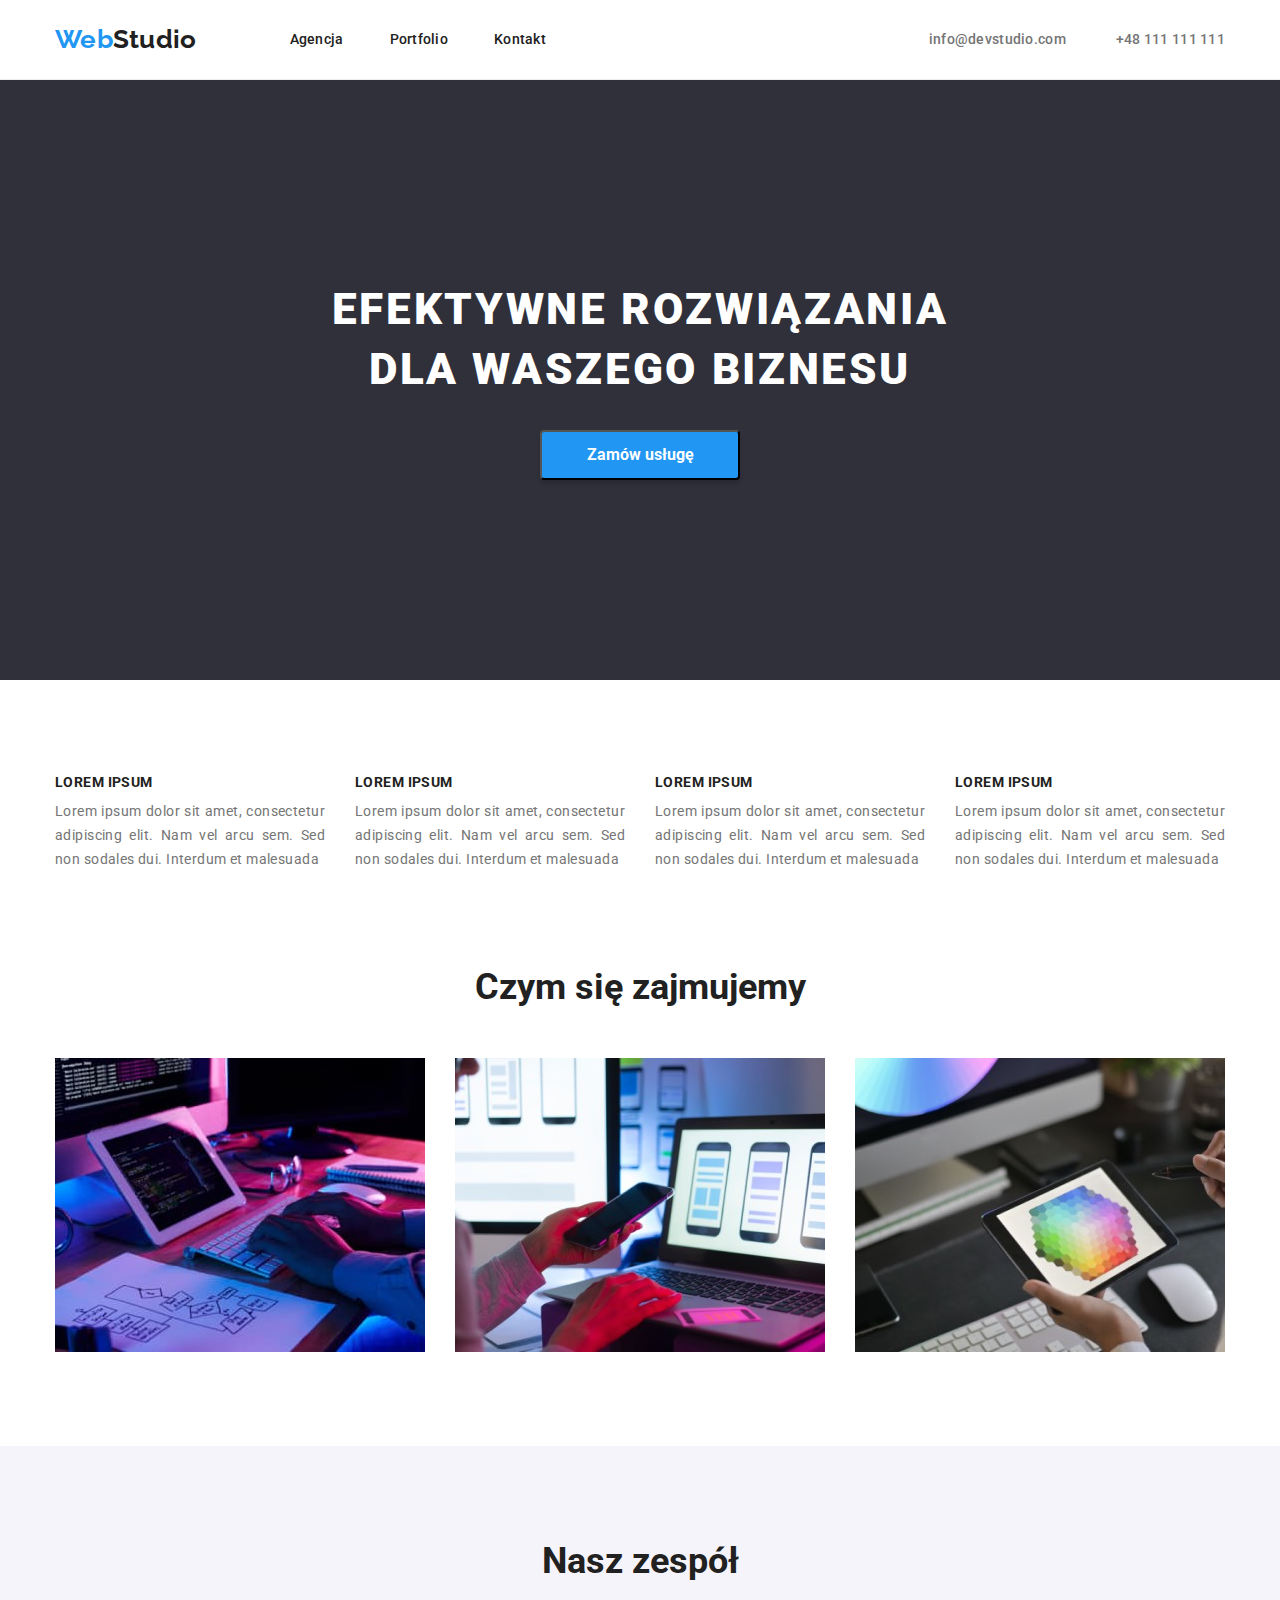
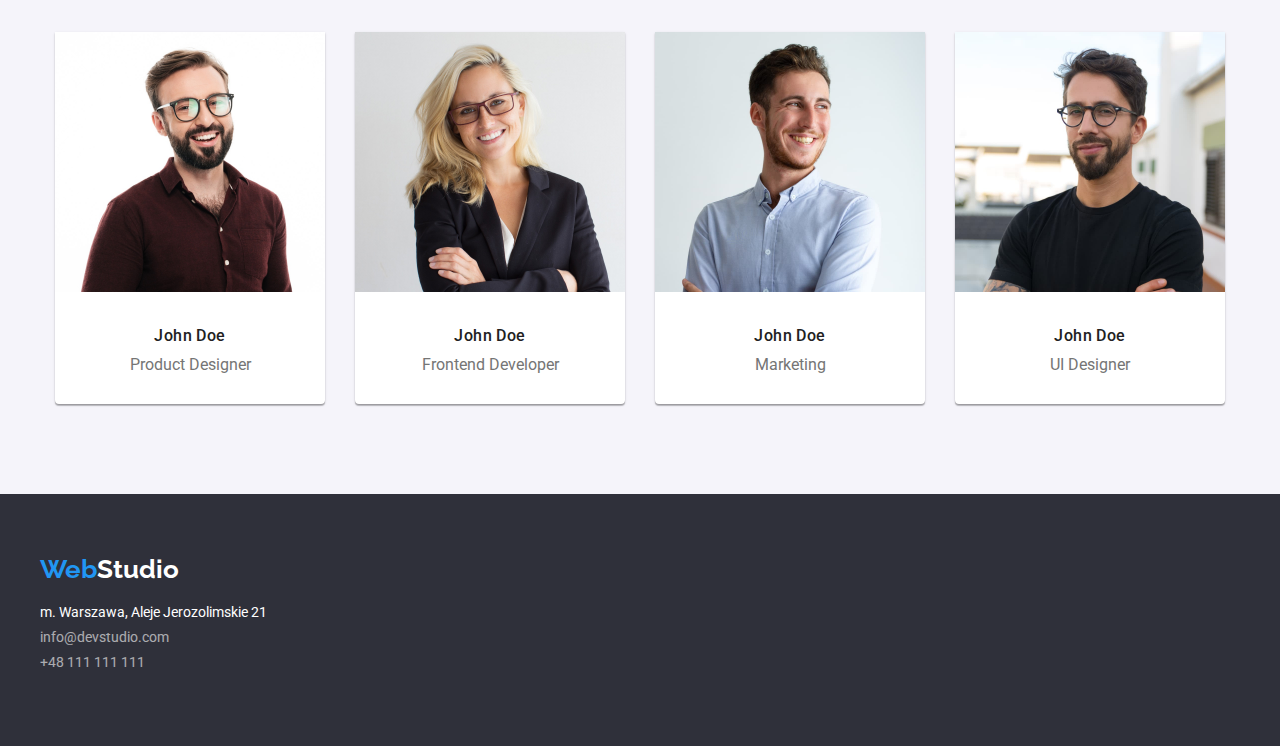
<file: index.html>
<!DOCTYPE html>
<html lang="pl">
  <head>
    <meta charset="utf-8" />
    <meta name="description" content="Projekt realizowany w ramach zadania domowego GoIT" />
    <meta http-equiv="X-UA-Compatible" content="IE=edge" />
    <meta name="viewport" content="width=device-width, initial-scale=1.0" />
    <title>Zadanie domowe #3</title>
    <link rel="preconnect" href="https://fonts.googleapis.com" />
    <link rel="preconnect" href="https://fonts.gstatic.com" crossorigin />
    <link
      href="https://fonts.googleapis.com/css2?family=Raleway:wght@700&family=Roboto:wght@400;500;700;900&display=swap"
      rel="stylesheet"
    />
    <link rel="stylesheet" href="css/styles.css" />
  </head>
  <body style="font-family: 'Roboto'; color: #757575; font-style: normal">
    <header>
      <div class="box4">
        <div class="container navbar-wrapper">
          <nav>
            <ul class="lists navbar-lists">
              <li class="logo">
                <a class="menu-text" href="index.html" title="Strona główna">
                  <span class="logo-blue">Web</span><span class="logo-black">Studio</span></a
                >
              </li>
              <li>
                <a class="links menu-text menu-text-nav" href="index.html" target="_self"
                  >Agencja</a
                >
              </li>
              <li>
                <a class="links menu-text menu-text-nav" href="portfolio.html" target="_self">
                  Portfolio
                </a>
              </li>
              <li><a class="links menu-text menu-text-nav" href="#">Kontakt</a></li>
            </ul>
          </nav>

          <ul class="lists navbar-lists contact">
            <li>
              <a class="links menu-kontakt" href="mailto:info@devstudio.com">info@devstudio.com</a>
            </li>
            <li>
              <a class="links menu-kontakt" href="tel:+48111111111">+48 111 111 111</a>
            </li>
          </ul>
        </div>
      </div>
    </header>
    <main>
      <div class="box1">
        <div class="banner container">
          <h1 class="banner-text">EFEKTYWNE ROZWIĄZANIA DLA WASZEGO BIZNESU</h1>
          <button class="banner-button" type="button">Zamów usługę</button>
        </div>
      </div>

      <section class="section">
        <div class="container">
          <ul class="lists features-set">
            <li class="features-item">
              <h3 class="features-headers">Lorem ipsum</h3>
              <p class="features-text">
                Lorem ipsum dolor sit amet, consectetur adipiscing elit. Nam vel arcu sem. Sed non
                sodales dui. Interdum et malesuada
              </p>
            </li>
            <li class="features-item">
              <h3 class="features-headers">Lorem ipsum</h3>
              <p class="features-text">
                Lorem ipsum dolor sit amet, consectetur adipiscing elit. Nam vel arcu sem. Sed non
                sodales dui. Interdum et malesuada
              </p>
            </li>
            <li class="features-item">
              <h3 class="features-headers">Lorem ipsum</h3>
              <p class="features-text">
                Lorem ipsum dolor sit amet, consectetur adipiscing elit. Nam vel arcu sem. Sed non
                sodales dui. Interdum et malesuada
              </p>
            </li>
            <li class="features-item">
              <h3 class="features-headers">Lorem ipsum</h3>
              <p class="features-text">
                Lorem ipsum dolor sit amet, consectetur adipiscing elit. Nam vel arcu sem. Sed non
                sodales dui. Interdum et malesuada
              </p>
            </li>
          </ul>

          <h2 class="gallery">Czym się zajmujemy</h2>
          <ul class="gallery-set lists">
            <li>
              <img
                src="images/graphic1.jpg"
                alt="Piszemy na klawiaturze"
                width="370"
                height="294"
              />
            </li>
            <li>
              <img
                src="images/graphic2.jpg"
                alt="Korzystamy z telefonów komórkowych"
                width="370"
                height="294"
              />
            </li>
            <li>
              <img
                src="images/graphic3.jpg"
                alt="Dobieramy kolory na tablecie"
                width="370"
                height="294"
              />
            </li>
          </ul>
        </div>
      </section>
      <div class="box2">
        <section class="section team">
          <div class="container">
            <h2 class="gallery">Nasz zespół</h2>
            <ul class="lists team-set">
              <li class="team-item">
                <figure class="figure">
                  <img
                    src="images/team1.jpg"
                    alt="John Doe - Product Designer"
                    width="270"
                    height="260"
                  />
                  <figcaption>
                    <h4 class="team-names">John Doe</h4>
                    <p class="team-position">Product Designer</p>
                  </figcaption>
                </figure>
              </li>
              <li class="team-item">
                <figure class="figure">
                  <img
                    src="images/team2.jpg"
                    alt="John Doe - Frontend Developer"
                    width="270"
                    height="260"
                  />
                  <figcaption>
                    <h4 class="team-names">John Doe</h4>
                    <p class="team-position">Frontend Developer</p>
                  </figcaption>
                </figure>
              </li>
              <li class="team-item">
                <figure class="figure">
                  <img src="images/team3.jpg" alt="John Doe - Marketing" width="270" height="260" />

                  <figcaption>
                    <h4 class="team-names">John Doe</h4>
                    <p class="team-position">Marketing</p>
                  </figcaption>
                </figure>
              </li>
              <li class="team-item">
                <figure class="figure">
                  <img
                    src="images/team4.jpg"
                    alt="John Doe - UI Designer"
                    width="270"
                    height="260"
                  />
                  <figcaption>
                    <h4 class="team-names">John Doe</h4>
                    <p class="team-position">UI Designer</p>
                  </figcaption>
                </figure>
              </li>
            </ul>
          </div>
        </section>
      </div>
    </main>
    <footer class="footer box3">
      <div class="container">
        <a class="links" href="index.html" title="Strona główna">
          <p class="logo-blue">
            <span class="blue">Web</span><span class="logo-white">Studio</span>
          </p>
        </a>
        <ul class="footer-list lists">
          <li>
            <address class="adres">m. Warszawa, Aleje Jerozolimskie 21</address>
          </li>
          <li>
            <a class="footer-address links" href="mailto:info@devstudio.com">info@devstudio.com</a>
          </li>
          <li>
            <a class="footer-address links" href="tel:+48111111111">+48 111 111 111</a>
          </li>
        </ul>
      </div>
    </footer>
  </body>
</html>
</file>
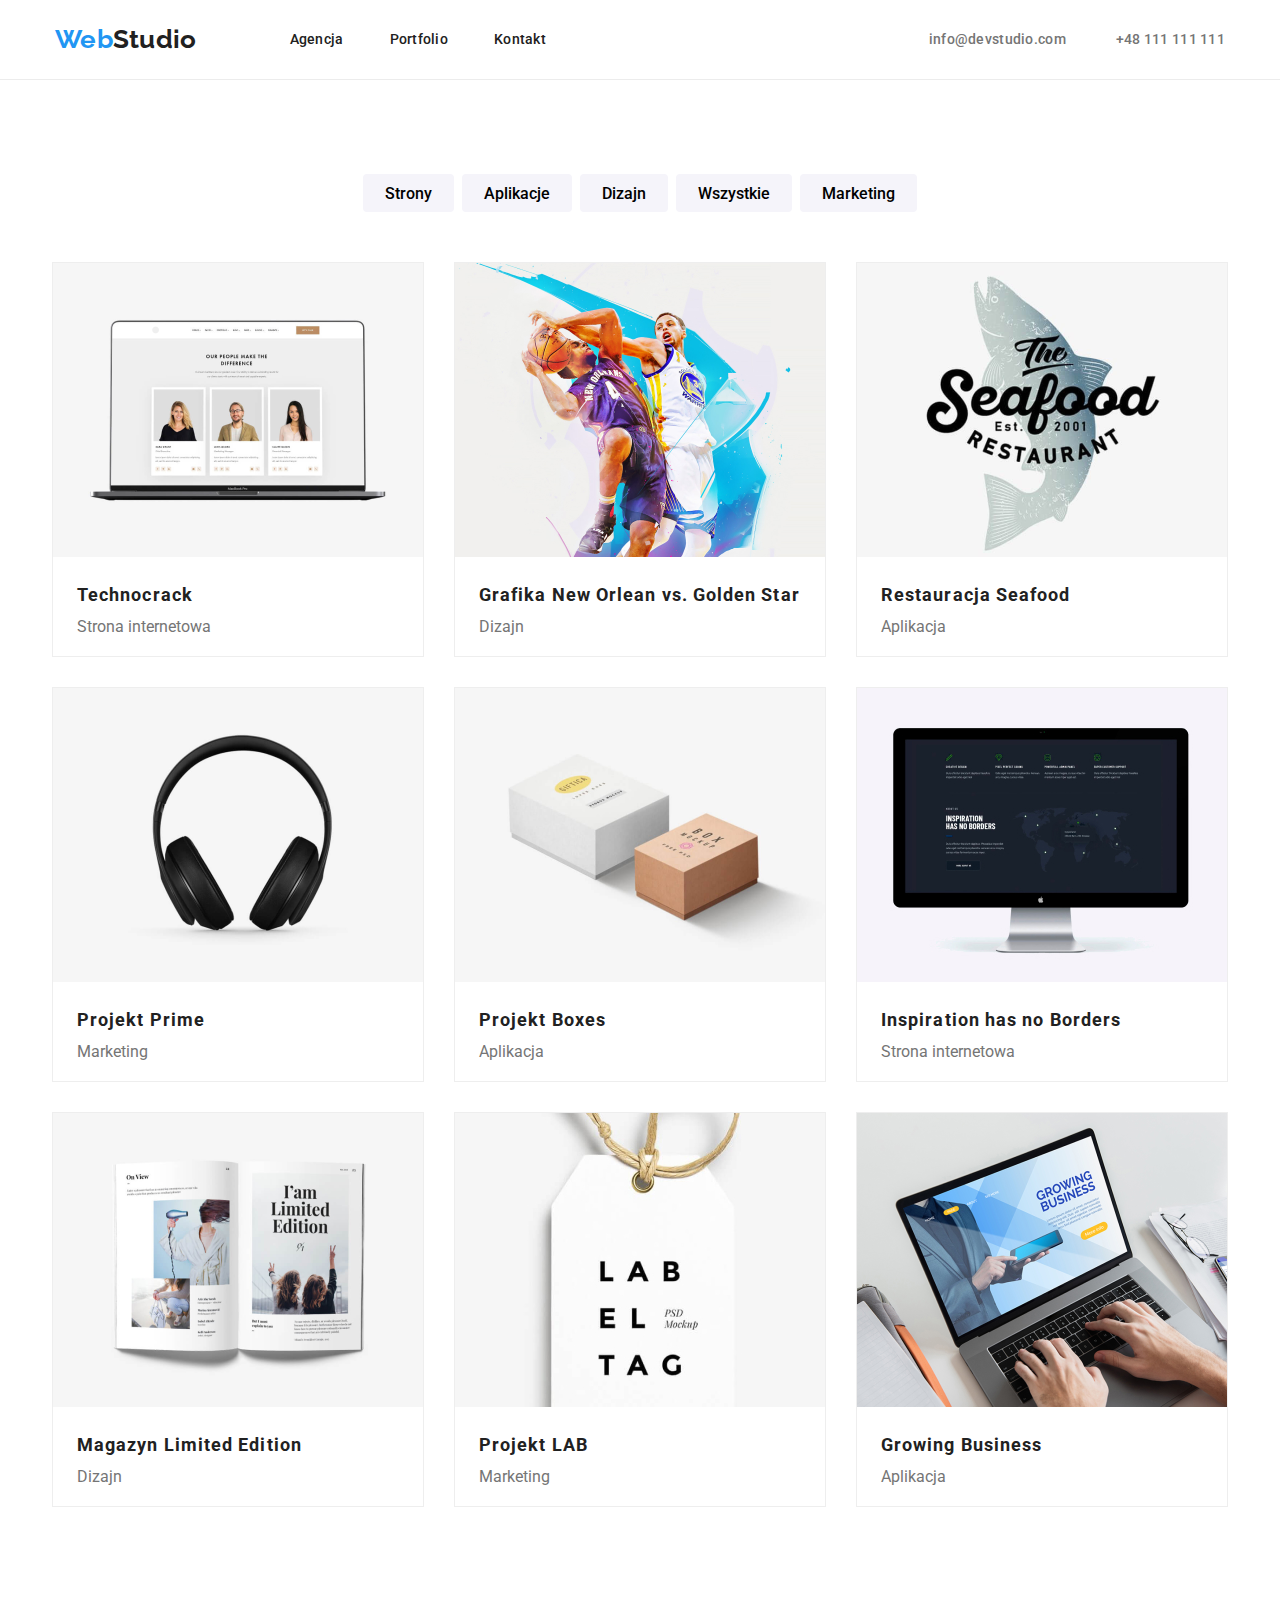
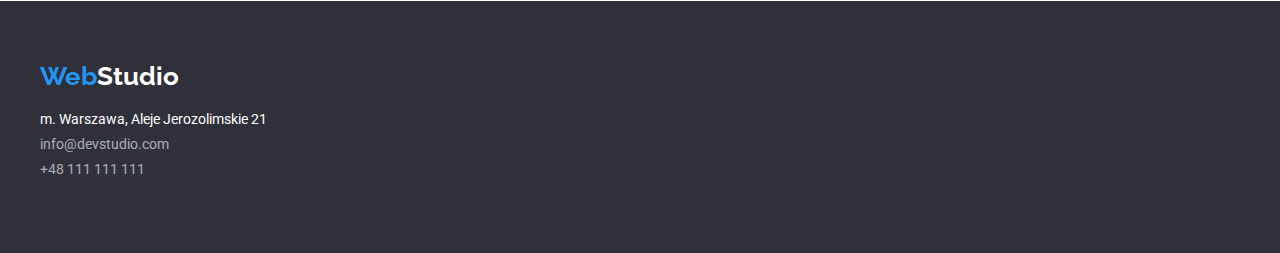
<file: portfolio.html>
<!DOCTYPE html>
<html lang="pl">
  <head>
    <meta charset="utf-8" />
    <meta name="description" content="Projekt realizowany w ramach zadania domowego GoIT" />
    <meta http-equiv="X-UA-Compatible" content="IE=edge" />
    <meta name="viewport" content="width=device-width, initial-scale=1.0" />
    <title>Zadanie domowe #3</title>
    <link rel="preconnect" href="https://fonts.googleapis.com" />
    <link rel="preconnect" href="https://fonts.gstatic.com" crossorigin />
    <link
      href="https://fonts.googleapis.com/css2?family=Raleway:wght@700&family=Roboto:wght@400;500;700;900&display=swap"
      rel="stylesheet"
    />
    <link rel="stylesheet" href="css/styles.css" />
  </head>
  <body style="font-family: 'Roboto'; color: #757575; font-style: normal">
    <header>
      <div class="box4">
        <div class="container navbar-wrapper">
          <nav>
            <ul class="lists navbar-lists">
              <li class="logo">
                <a class="menu-text" href="index.html" title="Strona główna">
                  <span class="logo-blue">Web</span><span class="logo-black">Studio</span></a
                >
              </li>
              <li>
                <a class="links menu-text menu-text-nav" href="index.html" target="_self"
                  >Agencja</a
                >
              </li>
              <li>
                <a class="links menu-text menu-text-nav" href="portfolio.html" target="_self">
                  Portfolio
                </a>
              </li>
              <li><a class="links menu-text menu-text-nav" href="#">Kontakt</a></li>
            </ul>
          </nav>

          <ul class="lists navbar-lists contact">
            <li>
              <a class="links menu-kontakt" href="mailto:info@devstudio.com">info@devstudio.com</a>
            </li>
            <li>
              <a class="links menu-kontakt" href="tel:+48111111111">+48 111 111 111</a>
            </li>
          </ul>
        </div>
      </div>
    </header>
    <main>
      <div class="container">
        <section class="section">
          <ul class="lists portfolio-navbar">
            <li class="portfolio-navbar-item">
              <button class="portfolio-button" type="button">Strony</button>
            </li>
            <li class="portfolio-navbar-item">
              <button class="portfolio-button" type="button">Aplikacje</button>
            </li>
            <li class="portfolio-navbar-item">
              <button class="portfolio-button" type="button">Dizajn</button>
            </li>
            <li class="portfolio-navbar-item">
              <button class="portfolio-button" type="button">Wszystkie</button>
            </li>
            <li class="portfolio-navbar-item">
              <button class="portfolio-button" type="button">Marketing</button>
            </li>
          </ul>

          <ul class="lists portfolio-gallery">
            <li>
              <figure class="figure-portfolio">
                <img
                  src="images/portfolio1.jpg"
                  alt="Technocrack - strona internetowa"
                  width="370"
                  height="294"
                />
                <figcaption class="figcaption">
                  <h3 class="portfolio-names">Technocrack</h3>
                  <p class="gallery-description">Strona internetowa</p>
                </figcaption>
              </figure>
            </li>
            <li>
              <figure class="figure-portfolio">
                <img
                  src="images/portfolio2.jpg"
                  alt="Grafika New Orlean vs. Golden Star - Dizajn"
                  width="370"
                  height="294"
                />
                <figcaption class="figcaption">
                  <h3 class="portfolio-names">Grafika New Orlean vs. Golden Star</h3>
                  <p class="gallery-description">Dizajn</p>
                </figcaption>
              </figure>
            </li>
            <li>
              <figure class="figure-portfolio">
                <img
                  src="images/portfolio3.jpg"
                  alt="Restauracja Seafood - Aplikacja"
                  width="370"
                  height="294"
                />
                <figcaption class="figcaption">
                  <h3 class="portfolio-names">Restauracja Seafood</h3>
                  <p class="gallery-description">Aplikacja</p>
                </figcaption>
              </figure>
            </li>
            <li>
              <figure class="figure-portfolio">
                <img
                  src="images/portfolio4.jpg"
                  alt="Projekt Prime - Marketing"
                  width="370"
                  height="294"
                />
                <figcaption class="figcaption">
                  <h3 class="portfolio-names">Projekt Prime</h3>
                  <p class="gallery-description">Marketing</p>
                </figcaption>
              </figure>
            </li>
            <li>
              <figure class="figure-portfolio">
                <img
                  src="images/portfolio5.jpg"
                  alt="Projekt Boxes - Aplikacja"
                  width="370"
                  height="294"
                />
                <figcaption class="figcaption">
                  <h3 class="portfolio-names">Projekt Boxes</h3>
                  <p class="gallery-description">Aplikacja</p>
                </figcaption>
              </figure>
            </li>
            <li>
              <figure class="figure-portfolio">
                <img
                  src="images/portfolio6.jpg"
                  alt="Inspiration has no Borders - Strona internnetowa"
                  width="370"
                  height="294"
                />
                <figcaption class="figcaption">
                  <h3 class="portfolio-names">Inspiration has no Borders</h3>
                  <p class="gallery-description">Strona internetowa</p>
                </figcaption>
              </figure>
            </li>
            <li>
              <figure class="figure-portfolio">
                <img
                  src="images/portfolio7.jpg"
                  alt="Magazyn Limited Edition - Dizajn"
                  width="370"
                  height="294"
                />
                <figcaption class="figcaption">
                  <h3 class="portfolio-names">Magazyn Limited Edition</h3>
                  <p class="gallery-description">Dizajn</p>
                </figcaption>
              </figure>
            </li>
            <li>
              <figure class="figure-portfolio">
                <img
                  src="images/portfolio8.jpg"
                  alt="Projekt LAB - Marketing"
                  width="370"
                  height="294"
                />
                <figcaption class="figcaption">
                  <h3 class="portfolio-names">Projekt LAB</h3>
                  <p class="gallery-description">Marketing</p>
                </figcaption>
              </figure>
            </li>
            <li>
              <figure class="figure-portfolio">
                <img
                  src="images/portfolio9.jpg"
                  alt="Growing Business - Aplikacja"
                  width="370"
                  height="294"
                />
                <figcaption class="figcaption">
                  <h3 class="portfolio-names">Growing Business</h3>
                  <p class="gallery-description">Aplikacja</p>
                </figcaption>
              </figure>
            </li>
          </ul>
        </section>
      </div>
    </main>
    <footer class="footer box3">
      <div class="container">
        <a class="links" href="index.html" title="Strona główna">
          <p class="logo-blue">
            <span class="blue">Web</span><span class="logo-white">Studio</span>
          </p>
        </a>
        <ul class="footer-list lists">
          <li>
            <address class="adres">m. Warszawa, Aleje Jerozolimskie 21</address>
          </li>
          <li>
            <a class="footer-address links" href="mailto:info@devstudio.com">info@devstudio.com</a>
          </li>
          <li>
            <a class="footer-address links" href="tel:+48111111111">+48 111 111 111</a>
          </li>
        </ul>
      </div>
    </footer>
  </body>
</html>
</file>
<file: css/styles.css>
/*body {
  display: inline;
}

*/

body {
  margin: 0;
}

h1,
h2,
h3,
h4,
h5,
h6,
ul,
p {
  margin: 0;
  padding: 0;
  border: 0;
  font-size: 100%;
  font: inherit;
}
.navbar-wrapper {
  display: flex;
  justify-content: space-between;
  align-items: center;
}
.box4 {
  border-bottom: 1px solid #ececec;
  background-color: #ffffff;
  height: 80px;
  box-sizing: border-box;
}
.contact {
  display: flex;
  gap: 50px;
  padding-right: 15px;
}

.container {
  margin: 0 auto;
  width: 100%;
  max-width: 1200px;
}
.navbar-lists {
  display: flex;
  align-items: center;
  padding-top: 24px;
  padding-bottom: 25px;
  padding-left: 15px;
}

/*
.header-menu {
  display: inline-flex;
}
*/
.gallery-set > li {
  height: 294px;
}
.logo {
  padding-right: 93px;
  display: block;
  text-decoration: none;
}
.section {
  padding-top: 94px;
  padding-bottom: 94px;
}
/* to jest część do zadania 2*/
.lists {
  list-style-type: none;
}
.links {
  display: block;
}

.links:link {
  text-decoration: none;
}
.links:hover,
.links:focus {
  color: #2196f3;
}

.logo-blue {
  color: #2196f3;
  font-family: 'Raleway';
  font-style: normal;
  font-weight: 700;
  font-size: 26px;
  padding-top: 60px;
  padding-bottom: 20px;
}
.logo-white {
  color: #ffffff;
  font-family: 'Raleway';
  font-style: normal;
  font-weight: 700;
  font-size: 26px;
}
.logo-black {
  color: #212121;
  font-family: 'Raleway';
  font-style: normal;
  font-weight: 700;
  font-size: 26px;
}
.menu-text {
  font-size: 14px;
  color: #212121;
  font-weight: 500;
  letter-spacing: 0.02em;
  text-decoration: none;
}
.menu-text-nav {
  padding-right: 46px;
}
.menu-text:first {
  padding-right: 0;
}
.menu-kontakt {
  color: #757575;
  font-weight: 500;
  font-size: 14px;
  letter-spacing: 0.02em;
}
.menu-kontakt:first {
  padding-right: 46px;
}
.banner-text {
  font-weight: 900;
  font-size: 44px;
  line-height: 136%;
  text-align: center;
  letter-spacing: 0.06em;
  text-transform: uppercase;
  color: #ffffff;
  max-width: 696px;
  padding-bottom: 30px;
}
.banner-button {
  width: 200px;
  height: 50px;

  font-family: 'Roboto';
  background-color: #2196f3;
  color: #ffffff;
  font-weight: 700;
  font-size: 16px;
  line-height: 30px;
  cursor: pointer;
  box-shadow: 0px 4px 4px rgba(0, 0, 0, 0.15);
  border-radius: 4px;
}
.banner {
  display: flex;
  flex-direction: column;
  align-items: center;
}
.features-set {
  display: flex;
  flex-wrap: wrap;
  gap: 30px;
  justify-content: center;
  padding-bottom: 94px;
  padding-inline-start: 0px;
}
.features-item {
  width: 270px;
  /*
  padding: 10px; */
  background-color: #ffffff;
}
.team-set {
  display: flex;
  flex-wrap: wrap;
  gap: 30px;
  justify-content: center;
}
.team-item {
  width: 270;
}
.team {
  background-color: #f5f4fa;
}
.figure {
  margin: 0;
  background-color: #ffffff;
  border-radius: 0px 0px 4px 4px;
  box-shadow: 0px 1px 3px rgba(0, 0, 0, 0.12), 0px 1px 1px rgba(0, 0, 0, 0.14),
    0px 2px 1px rgba(0, 0, 0, 0.2);
  text-align: center;
}
.team-position {
  padding-bottom: 30px;
}
.figure > img {
  padding-bottom: 30px;
}
.features-headers {
  font-weight: 700;
  font-size: 14px;
  letter-spacing: 0.03em;
  text-transform: uppercase;
  color: #212121;
  padding-bottom: 10px;
}
.features-text {
  font-weight: 400;
  font-size: 14px;
  line-height: 171%;
  letter-spacing: 0.03em;
  text-align: justify;
}
.gallery {
  font-weight: 700;
  font-size: 36px;
  color: #212121;
  text-align: center;
  padding-bottom: 50px;
}
.gallery-set {
  display: flex;
  flex-wrap: wrap;
  gap: 30px;
  justify-content: center;
}
.team-names {
  font-weight: 500;
  font-size: 16px;
  letter-spacing: 0.03em;
  color: #212121;
  padding-bottom: 10px;
}
.footer {
  background-color: #2f303a;
  color: #ffffff;
  font-style: normal;
}
.footer-address {
  color: #ffffff;
  opacity: 60%;
}
.adres {
  font-style: normal;
}
.adres,
.footer-address {
  font-size: 14px;
  padding-bottom: 9px;
}
.footer-list {
  padding-bottom: 60px;
}
.box1 {
  background-color: #2f303a;
  height: 600px;
  display: flex;
  align-items: center;
  justify-content: center;
}
.box2 {
  background-color: #f5f4fa;
  height: 648px;
}
.box3 {
  background-color: #2f303a;
  height: 252px;
}

/* Część dotycząca portfolio */
.portfolio-button {
  background-color: #f5f4fa;
  border-radius: 4px;
  font-weight: 500;
  font-size: 16px;
  font-family: 'Roboto';
  cursor: pointer;
  height: 38px;
  border: 0;
  padding: 6px 22px;
}

.portfolio-button:hover,
.portfolio-button:focus {
  background-color: #2196f3;
  color: #ffffff;
}
.portfolio-names {
  font-style: normal;
  font-weight: 700;
  font-size: 18px;
  line-height: 200%;
  letter-spacing: 0.06em;
  color: #212121;
  padding-bottom: 4px;
}
.gallery-description {
  font-weight: 400;
  font-size: 16px;
}
.portfolio-navbar {
  display: flex;
  justify-content: center;
}
.portfolio-navbar-item {
  padding-right: 4px;
  padding-left: 4px;
  padding-bottom: 50px;
}
.portfolio-gallery {
  display: flex;
  flex-wrap: wrap;
  gap: 30px;
  justify-content: center;
}
.portfolio-gallery > img {
  padding-left: 0;
  padding-right: 0;
}
.figure-portfolio {
  margin-inline-start: 0;
  margin-inline-end: 0;
  background-color: #ffffff;
  text-align: center;
  border: 1px solid #eeeeee;
  margin: 0;
}
.figcaption {
  padding: 20px 24px;
  text-align: left;
}
.figure-portfolio > img {
  vertical-align: top;
}
</file>
